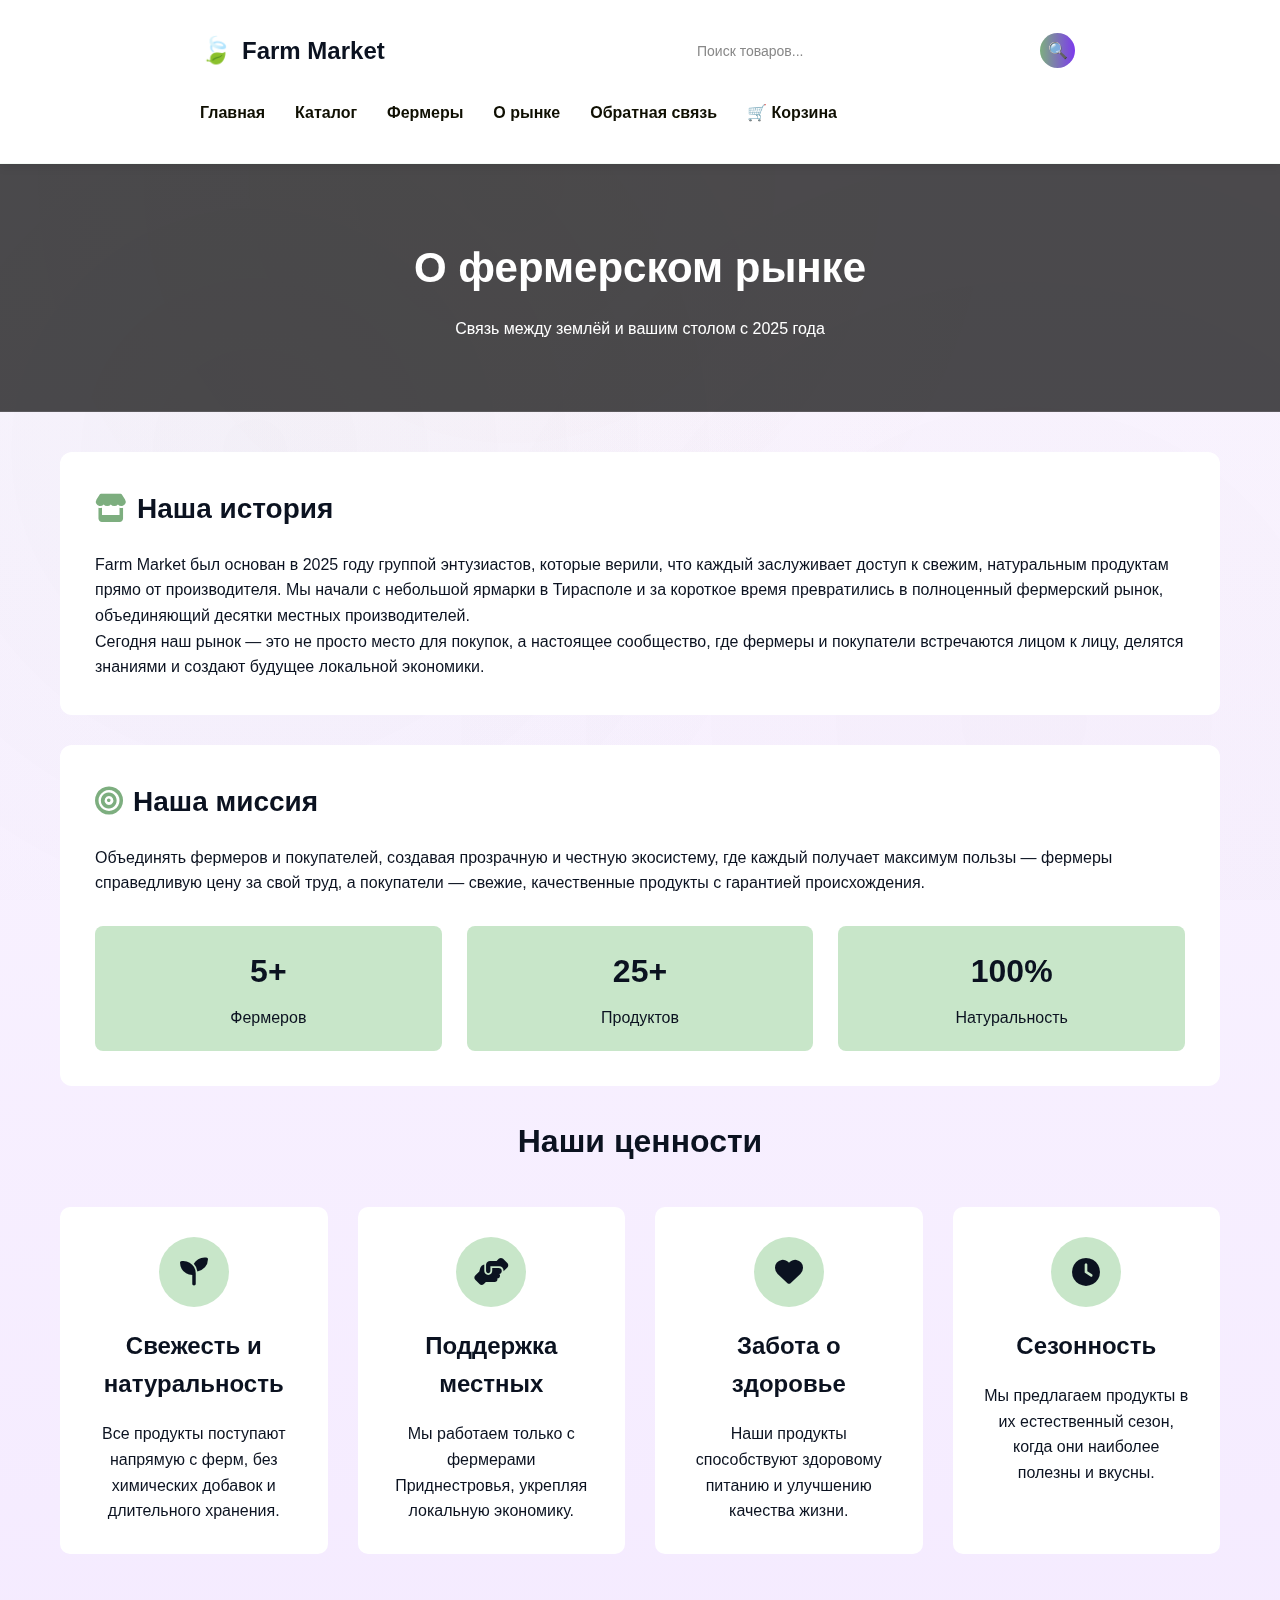
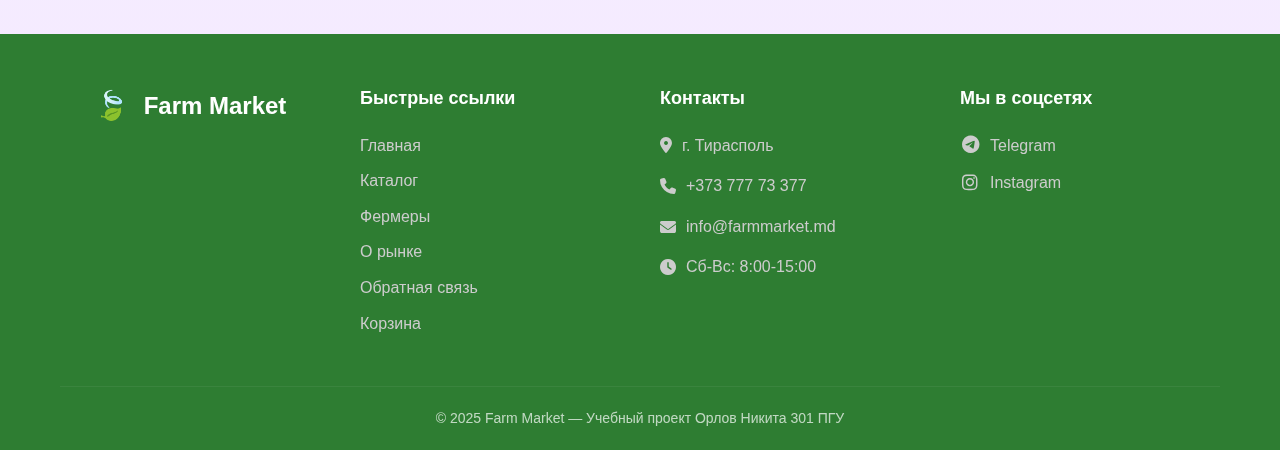
<file: pages/about.html>
<!DOCTYPE html>
<html lang="ru">
<head>
    <meta charset="UTF-8" />
    <meta name="viewport" content="width=device-width, initial-scale=1.0" />
    <title>О рынке — Farm Market</title>
    <link href="https://fonts.googleapis.com/css2?family=Merriweather:wght@400;700&family=Open+Sans:wght@300;400;600;700&display=swap" rel="stylesheet">
    <link rel="stylesheet" href="https://cdnjs.cloudflare.com/ajax/libs/font-awesome/6.4.0/css/all.min.css">
    <link rel="stylesheet" href="../main.css" />
</head>
<body>
<div class="page">
   <header class="header">
    <div class="container header__inner">
      <a href="index.html" class="logo">
        
        Farm Market
      </a>

      <div class="header__search-wrapper">
        <input type="text" class="header__search" placeholder="Поиск товаров..." id="header-search">
        <button class="header__search-btn" aria-label="Поиск">🔍</button>
      </div>

        <nav class="header__nav">
      <a href="index.html" class="header__nav-link nav-olive">Главная</a>
      <a href="catalog.html" class="header__nav-link nav-olive">Каталог</a>
      <a href="farmers.html" class="header__nav-link nav-olive">Фермеры</a>
      <a href="about.html" class="header__nav-link nav-olive">О рынке</a>
      <a href="feedback.html" class="header__nav-link nav-olive">Обратная связь</a>
      <a href="cart.html" class="header__nav-link nav-olive">🛒 Корзина</a>
    </nav>

      <button class="header__burger">
        <span></span><span></span><span></span>
      </button>
    </div>
  </header>

    <main class="about page__section">
        <!-- Hero блок с фоном -->
        <section class="about__hero">
            <div class="container">
                <h1 class="about__title">О фермерском рынке</h1>
                <p class="about-subtitle">Связь между землёй и вашим столом с 2025 года</p>
            </div>
        </section>

        <div class="container">
            <!-- Наша история -->
            <section class="about__card about__intro">
                <h2 class="about__card-title">
                    <span class="about__card-icon"><i class="fas fa-store"></i></span>
                    Наша история
                </h2>
                <p>Farm Market был основан в 2025 году группой энтузиастов, которые верили, что каждый заслуживает доступ к свежим, натуральным продуктам прямо от производителя. Мы начали с небольшой ярмарки в Тирасполе и за короткое время превратились в полноценный фермерский рынок, объединяющий десятки местных производителей.</p>
                <p>Сегодня наш рынок — это не просто место для покупок, а настоящее сообщество, где фермеры и покупатели встречаются лицом к лицу, делятся знаниями и создают будущее локальной экономики.</p>
            </section>

            <!-- Миссия и цифры -->
            <section class="about__card about__mission">
                <h2 class="about__card-title">
                    <span class="about__card-icon"><i class="fas fa-bullseye"></i></span>
                    Наша миссия
                </h2>
                <p>Объединять фермеров и покупателей, создавая прозрачную и честную экосистему, где каждый получает максимум пользы — фермеры справедливую цену за свой труд, а покупатели — свежие, качественные продукты с гарантией происхождения.</p>

                <div class="about__stats">
                    <div class="about__stat">
                        <div class="about__stat-number">5+</div>
                        <div class="about__stat-label">Фермеров</div>
                    </div>
                    <div class="about__stat">
                        <div class="about__stat-number">25+</div>
                        <div class="about__stat-label">Продуктов</div>
                    </div>
                    <div class="about__stat">
                        <div class="about__stat-number">100%</div>
                        <div class="about__stat-label">Натуральность</div>
                    </div>
                </div>
            </section>

            <!-- Ценности -->
            <section class="about__values">
                <h2 class="about__section-title">Наши ценности</h2>
                <div class="about__values-grid">
                    <div class="about__value-card">
                        <div class="about__value-icon">
                            <i class="fas fa-seedling"></i>
                        </div>
                        <h3>Свежесть и натуральность</h3>
                        <p>Все продукты поступают напрямую с ферм, без химических добавок и длительного хранения.</p>
                    </div>
                    <div class="about__value-card">
                        <div class="about__value-icon">
                            <i class="fas fa-hands-helping"></i>
                        </div>
                        <h3>Поддержка местных</h3>
                        <p>Мы работаем только с фермерами Приднестровья, укрепляя локальную экономику.</p>
                    </div>
                    <div class="about__value-card">
                        <div class="about__value-icon">
                            <i class="fas fa-heart"></i>
                        </div>
                        <h3>Забота о здоровье</h3>
                        <p>Наши продукты способствуют здоровому питанию и улучшению качества жизни.</p>
                    </div>
                    <div class="about__value-card">
                        <div class="about__value-icon">
                            <i class="fas fa-clock"></i>
                        </div>
                        <h3>Сезонность</h3>
                        <p>Мы предлагаем продукты в их естественный сезон, когда они наиболее полезны и вкусны.</p>
                    </div>
                </div>
            </section>
        </div>
    </main>

    <footer class="footer">
        <div class="container">
            <div class="footer-content">
                <div class="footer-logo">
                    <div class="footer-logo__brand">
                        Farm Market
                    </div>
                    
                </div>
                <div class="footer-links">
                    <h4>Быстрые ссылки</h4>
                    <a href="index.html">Главная</a>
                    <a href="catalog.html">Каталог</a>
                    <a href="farmers.html">Фермеры</a>
                    <a href="about.html">О рынке</a>
                    <a href="feedback.html">Обратная связь</a>
                    <a href="cart.html">Корзина</a>
                </div>
                <div class="footer-contact">
                    <h4>Контакты</h4>
                    <p><i class="fas fa-map-marker-alt"></i> г. Тирасполь</p>
                    <p><i class="fas fa-phone"></i> +373 777 73 377</p>
                    <p><i class="fas fa-envelope"></i> info@farmmarket.md</p>
                    <p><i class="fas fa-clock"></i> Сб-Вс: 8:00-15:00</p>
                </div>
                <div class="footer-social">
                    <h4>Мы в соцсетях</h4>
                    <div class="footer-social__links">
                        <a href="https://t.me/" target="_blank" class="social-link"><i class="fab fa-telegram-plane"></i> Telegram</a>
                        <a href="https://instagram.com/" target="_blank" class="social-link"><i class="fab fa-instagram"></i> Instagram</a>
                    </div>
                </div>
            </div>
            <div class="footer-bottom">
                <p>© 2025 Farm Market — Учебный  проект  Орлов Никита 301  ПГУ</p>
            </div>
        </div>
    </footer>
</div>
<script src="../js/common.js" defer></script>
</body>
</html>
</file>
<file: main.css>
/* Глобальные переменные и базовые стили */
@import url(./blocks/global/variable.css);
@import url(./blocks/global/global.css);

/* Промо баннер */
@import url(./blocks/promo-banner/promo-banner.css);

/* Шапка */
@import url(./blocks/header/header.css);
@import url(./blocks/header/__inner/header__inner.css);
@import url(./blocks/header/__logo/header__logo.css);
@import url(./blocks/header/__logo/header___logo_before/header__logo_before.css);
@import url(./blocks/header/__nav/header__nav.css);
@import url(./blocks/header/__nav/header__nav_link/header__nav_link.css);
@import url(./blocks/header/__burger/header__burger.css);
@import url(./blocks/header/__burger/header__burger_span/header__burger_span.css);
@import url(./blocks/header/__search/header__search.css);
@import url(./blocks/header/__search/header__search_focus/header__search_focus.css);
@import url(./blocks/header/__search/header__search_btn/header__search_btn.css);
@import url(./blocks/header/__search/header__search_btn/header__search_btn_hover/header__search_btn_hover.css);

/* Главный блок (hero) */
@import url(./blocks/hero/hero.css);
@import url(./blocks/hero/hero__title/hero__title.css);
@import url(./blocks/hero/hero__subtitle/hero__subtitle.css);
@import url(./blocks/hero/hero__actions/hero__actions.css);
@import url(./blocks/hero/btn/btn.css);
@import url(./blocks/hero/btn/btn__primary/btn__primary.css);
@import url(./blocks/hero/btn/btn__primary/btn__primary_hover/btn_primary_hover.css);
@import url(./blocks/hero/btn/btn__primary/btn__secondary/btn__secondary.css);
@import url(./blocks/hero/btn/btn__primary/btn__secondary/btn_secondary_hover/btn_secondary_hover.css);

/* Категории */
@import url(./blocks/categories/categories.css);
@import url(./blocks/categories/__grid/categories__grid.css);
@import url(./blocks/categories/__card/categories__card.css);
@import url(./blocks/categories/__card/_title/category__card_title.css);
@import url(./blocks/categories/__card/_desc/category__card_desc.css);
@import url(./blocks/categories/__card/_icon/category-card__icon.css);
@import url(./blocks/categories/__card/_hover/category-card_hover.css);

/* Преимущества */
@import url(./blocks/advantages/advantages.css);
@import url(./blocks/advantages/__grid/advantages__grid.css);
@import url(./blocks/advantages/__card/advantage__card.css);

/* Популярные товары */
@import url(./blocks/products/products.css);
@import url(./blocks/products/__title/products__title.css);
@import url(./blocks/products/__title/_after/products__title_after.css);
@import url(./blocks/products/__grid/products__grid.css);
@import url(./blocks/products/__list/product__list.css);
@import url(./blocks/products/__card/products__card.css);

/* Страница товара */
@import url(./blocks/products/_page/product__page.css);
@import url(./blocks/products/_page/_container/product__page_container.css);
@import url(./blocks/products/_page/_content/product__page_content.css);
@import url(./blocks/products/_page/_header/product-page__header.css);
@import url(./blocks/products/_page/_logo/product-page__logo.css);
@import url(./blocks/products/_page/_nav/product__page_nav.css);

/* Каталог */
@import url(./blocks/catalog/catalog.css);
@import url(./blocks/catalog/__title/catalog__title.css);
@import url(./blocks/catalog/__title/_after/catalog__title_after.css);
@import url(./blocks/catalog/__grid/catalog__grid.css);
@import url(./blocks/catalog/__stats/catalog__stats.css);

/* Фильтры */
@import url(./blocks/filters/__title/filters__title.css);
@import url(./blocks/filters/__title/_after/filters__title_after.css);
@import url(./blocks/filters/__group/filters__group.css);
@import url(./blocks/filters/__subtitle/filters__subtitle.css);
@import url(./blocks/filters/__group/_label/filters__group_label.css);
@import url(./blocks/filters/__group/_input/filters__group_input.css);
@import url(./blocks/filters/__reset/filters__reset.css);

/* Фермеры */
@import url(./blocks/farmers/farmers.css);
@import url(./blocks/farmers/__title/farmers__title.css);
@import url(./blocks/farmers/__title/_after/farmers__title_after.css);
@import url(./blocks/farmers/__list/farmers__list.css);
@import url(./blocks/farmers/__card/farmers__card.css);
@import url(./blocks/farmers/__card/_photo/farmers__card_photo.css);
@import url(./blocks/farmers/__card/_content/farmers__card_content.css);
@import url(./blocks/farmers/__card/_side-decor/farmers__card_side-decor.css);
@import url(./blocks/farmers/__reviews-modal/farmers__reviews-modal.css);
@import url(./blocks/farmers/__details-modal/farmers__details-modal.css);

/* О рынке (about) */
@import url(./blocks/about/about.css);
@import url(./blocks/about/__hero/about__hero.css);
@import url(./blocks/about/__title/about__title.css);
@import url(./blocks/about/__subtitile/about_subtitle.css);
@import url(./blocks/about/__card/about__card.css);
@import url(./blocks/about/__section-title/about__section-title.css);
@import url(./blocks/about/__stat/about__stat.css);
@import url(./blocks/about/__values/about__values.css);

/* Обратная связь */
@import url(./blocks/feedback/feedback.css);

/* Корзина */
@import url(./blocks/cart/__cart/cart.css);
@import url(./blocks/cart/__title/cart__title.css);
@import url(./blocks/cart/__empty/cart__empty.css);
@import url(./blocks/cart/__content/cart__content.css);
@import url(./blocks/cart/__list/cart__list.css);
@import url(./blocks/cart/__cart/__item/cart__item.css);
@import url(./blocks/cart/__cart/__item/_info/cart__item_info.css);
@import url(./blocks/cart/__cart/__item/_img/catr__item_img.css);
@import url(./blocks/cart/__summary/cart__summary.css);
@import url(./blocks/cart/__order/cart__order.css);
@import url(./blocks/cart/__order/_modal/cart__order_modal.css);

/* Сезонный календарь */
@import url(./blocks/season/season__calendar.css);

/* Подвал */
@import url(./blocks/footer/footer.css);
@import url(./blocks/footer/__logo/footer__logo.css);
@import url(./blocks/footer/__logo/_before/footer__logo_before.css);
@import url(./blocks/footer/__logo/_before/footer__logo_p.css);
@import url(./blocks/footer/__logo/__links/footer__links.css);
@import url(./blocks/footer/__content/footer__content.css);
@import url(./blocks/footer/__contact/footer__contact.css);
@import url(./blocks/footer/__bottom/footer__bottom.css);
</file>
